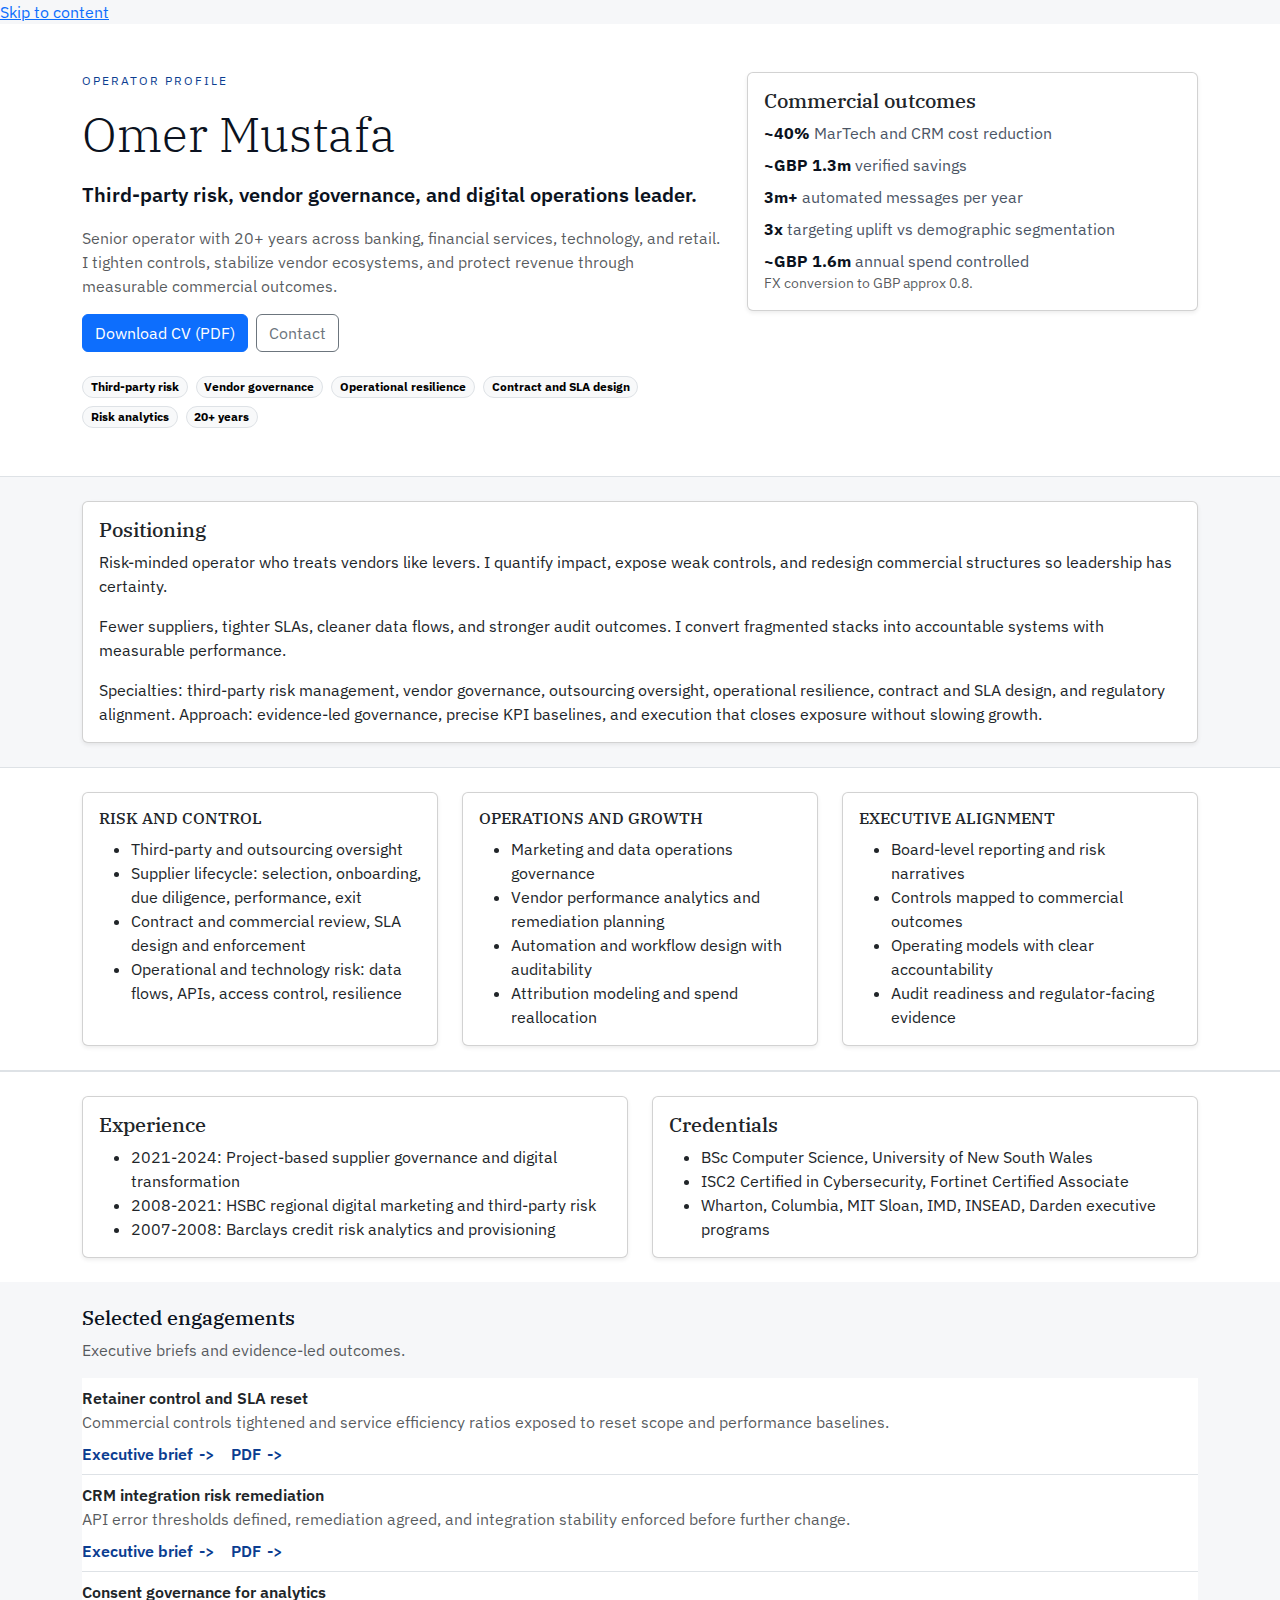
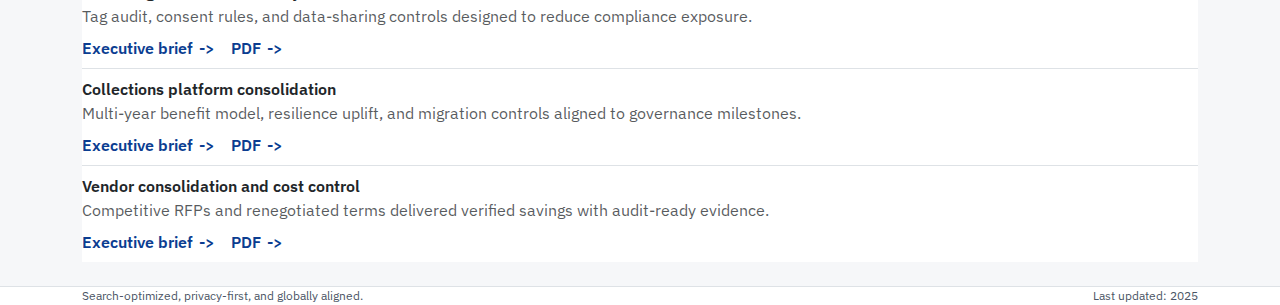
<file: index.html>
<!doctype html>
<html lang="en">
<head>
  <meta charset="utf-8">
  <meta name="viewport" content="width=device-width, initial-scale=1">
  <title>Omer Mustafa | Risk, Vendor Governance, Digital Operations</title>
  <meta name="description" content="Omer Mustafa is a senior third-party risk and vendor governance leader with 20+ years across banking, financial services, technology, and retail. He tightens controls, stabilizes vendor stacks, and protects revenue.">
  <meta name="keywords" content="third-party risk management, vendor governance, outsourcing oversight, operational resilience, DORA, FCA, PRA, GDPR, DPA, PECR, MAS, APRA, CBUAE, UK, EU, Australia, Singapore, UAE, risk analytics, vendor performance, MarTech operations">
  <meta name="robots" content="index,follow">
  <meta name="referrer" content="no-referrer">
  <meta name="theme-color" content="#0b3d91">
  <link rel="canonical" href="https://momu451.github.io/omermustafa-site/">
  <meta property="og:title" content="Omer Mustafa | Risk, Vendor Governance, Digital Operations">
  <meta property="og:description" content="Senior operator focused on vendor governance, operational resilience, and measurable commercial outcomes.">
  <meta property="og:type" content="website">
  <meta property="og:url" content="https://momu451.github.io/omermustafa-site/">
  <meta property="og:image" content="assets/og.svg">
  <meta name="twitter:card" content="summary_large_image">
  <link rel="icon" type="image/svg+xml" href="assets/favicon.svg">
  <link href="https://cdn.jsdelivr.net/npm/bootstrap@5.3.3/dist/css/bootstrap.min.css" rel="stylesheet">
  <link rel="stylesheet" href="assets/styles.css">
  <script type="application/ld+json">
  {
    "@context": "https://schema.org",
    "@type": "Person",
    "name": "Omer Mustafa",
    "jobTitle": "Third-party risk, vendor governance, and digital operations specialist",
    "description": "Risk-minded operator with 20+ years across banking, financial services, technology, and retail. I tighten controls, stabilize vendor stacks, and protect revenue.",
    "knowsAbout": [
      "Third-party risk management",
      "Vendor governance",
      "Outsourcing oversight",
      "Contract and SLA design",
      "Operational and technology risk",
      "Regulatory risk awareness",
      "Marketing operations",
      "API and integration risk",
      "Risk analytics and MI"
    ],
    "areaServed": [
      "United Kingdom",
      "European Union",
      "Australia",
      "Singapore",
      "United Arab Emirates"
    ],
    "alumniOf": [
      {
        "@type": "CollegeOrUniversity",
        "name": "University of New South Wales"
      }
    ]
  }
  </script>
</head>
<body>
  <a class="skip-link" href="#content">Skip to content</a>
  <header class="hero border-bottom bg-white">
    <div class="container py-5">
      <div class="row g-4 align-items-start">
        <div class="col-lg-7">
          <p class="eyebrow text-uppercase">Operator profile</p>
          <h1 class="display-5 mb-3">Omer Mustafa</h1>
          <p class="lead fw-semibold">Third-party risk, vendor governance, and digital operations leader.</p>
          <p class="text-muted">Senior operator with 20+ years across banking, financial services, technology, and retail. I tighten controls, stabilize vendor ecosystems, and protect revenue through measurable commercial outcomes.</p>
          <div class="d-flex flex-wrap gap-2 mt-3">
            <a class="btn btn-primary" href="assets/omer-mustafa-irm-cv.pdf" download>Download CV (PDF)</a>
            <a class="btn btn-outline-secondary" href="#contact">Contact</a>
          </div>
          <div class="d-flex flex-wrap gap-2 mt-4">
            <span class="badge rounded-pill text-bg-light border">Third-party risk</span>
            <span class="badge rounded-pill text-bg-light border">Vendor governance</span>
            <span class="badge rounded-pill text-bg-light border">Operational resilience</span>
            <span class="badge rounded-pill text-bg-light border">Contract and SLA design</span>
            <span class="badge rounded-pill text-bg-light border">Risk analytics</span>
            <span class="badge rounded-pill text-bg-light border">20+ years</span>
          </div>
        </div>
        <div class="col-lg-5">
          <div class="card shadow-sm">
            <div class="card-body">
              <h2 class="h5">Commercial outcomes</h2>
              <ul class="kpi-list">
                <li><strong>~40%</strong> MarTech and CRM cost reduction</li>
                <li><strong>~GBP 1.3m</strong> verified savings</li>
                <li><strong>3m+</strong> automated messages per year</li>
                <li><strong>3x</strong> targeting uplift vs demographic segmentation</li>
                <li><strong>~GBP 1.6m</strong> annual spend controlled</li>
              </ul>
              <p class="small text-muted mb-0">FX conversion to GBP approx 0.8.</p>
            </div>
          </div>
        </div>
      </div>
    </div>
  </header>

  <main id="content">
    <section class="py-4">
      <div class="container">
        <div class="card shadow-sm">
          <div class="card-body">
            <h2 class="h5">Positioning</h2>
            <p>Risk-minded operator who treats vendors like levers. I quantify impact, expose weak controls, and redesign commercial structures so leadership has certainty.</p>
            <p>Fewer suppliers, tighter SLAs, cleaner data flows, and stronger audit outcomes. I convert fragmented stacks into accountable systems with measurable performance.</p>
            <p class="mb-0">Specialties: third-party risk management, vendor governance, outsourcing oversight, operational resilience, contract and SLA design, and regulatory alignment. Approach: evidence-led governance, precise KPI baselines, and execution that closes exposure without slowing growth.</p>
          </div>
        </div>
      </div>
    </section>

    <section class="py-4 bg-white border-top border-bottom">
      <div class="container">
        <div class="row g-4">
          <div class="col-md-4">
            <div class="card shadow-sm h-100">
              <div class="card-body">
                <h2 class="h6 text-uppercase">Risk and control</h2>
                <ul class="mb-0">
                  <li>Third-party and outsourcing oversight</li>
                  <li>Supplier lifecycle: selection, onboarding, due diligence, performance, exit</li>
                  <li>Contract and commercial review, SLA design and enforcement</li>
                  <li>Operational and technology risk: data flows, APIs, access control, resilience</li>
                </ul>
              </div>
            </div>
          </div>
          <div class="col-md-4">
            <div class="card shadow-sm h-100">
              <div class="card-body">
                <h2 class="h6 text-uppercase">Operations and growth</h2>
                <ul class="mb-0">
                  <li>Marketing and data operations governance</li>
                  <li>Vendor performance analytics and remediation planning</li>
                  <li>Automation and workflow design with auditability</li>
                  <li>Attribution modeling and spend reallocation</li>
                </ul>
              </div>
            </div>
          </div>
          <div class="col-md-4">
            <div class="card shadow-sm h-100">
              <div class="card-body">
                <h2 class="h6 text-uppercase">Executive alignment</h2>
                <ul class="mb-0">
                  <li>Board-level reporting and risk narratives</li>
                  <li>Controls mapped to commercial outcomes</li>
                  <li>Operating models with clear accountability</li>
                  <li>Audit readiness and regulator-facing evidence</li>
                </ul>
              </div>
            </div>
          </div>
        </div>
      </div>
    </section>

    <section class="py-4 bg-white border-top">
      <div class="container">
        <div class="row g-4">
          <div class="col-md-6">
            <div class="card shadow-sm h-100">
              <div class="card-body">
                <h2 class="h5">Experience</h2>
                <ul class="mb-0">
                  <li>2021-2024: Project-based supplier governance and digital transformation</li>
                  <li>2008-2021: HSBC regional digital marketing and third-party risk</li>
                  <li>2007-2008: Barclays credit risk analytics and provisioning</li>
                </ul>
              </div>
            </div>
          </div>
          <div class="col-md-6">
            <div class="card shadow-sm h-100">
              <div class="card-body">
                <h2 class="h5">Credentials</h2>
                <ul class="mb-0">
                  <li>BSc Computer Science, University of New South Wales</li>
                  <li>ISC2 Certified in Cybersecurity, Fortinet Certified Associate</li>
                  <li>Wharton, Columbia, MIT Sloan, IMD, INSEAD, Darden executive programs</li>
                </ul>
              </div>
            </div>
          </div>
        </div>
      </div>
    </section>

    <section class="py-4">
      <div class="container">
        <div class="mb-3">
          <h2 class="h5">Selected engagements</h2>
          <p class="text-muted mb-0">Executive briefs and evidence-led outcomes.</p>
        </div>
        <div class="list-group list-group-flush">
          <div class="list-group-item px-0">
            <div class="fw-semibold">Retainer control and SLA reset</div>
            <p class="text-muted mb-2">Commercial controls tightened and service efficiency ratios exposed to reset scope and performance baselines.</p>
            <div class="d-flex flex-wrap gap-3">
              <a class="text-link" href="case-studies/retainer-control-sla-reset.html">Executive brief</a>
              <a class="text-link" href="case-studies/pdfs/retainer-control-sla-reset.pdf" download>PDF</a>
            </div>
          </div>
          <div class="list-group-item px-0">
            <div class="fw-semibold">CRM integration risk remediation</div>
            <p class="text-muted mb-2">API error thresholds defined, remediation agreed, and integration stability enforced before further change.</p>
            <div class="d-flex flex-wrap gap-3">
              <a class="text-link" href="case-studies/crm-integration-risk-remediation.html">Executive brief</a>
              <a class="text-link" href="case-studies/pdfs/crm-integration-risk-remediation.pdf" download>PDF</a>
            </div>
          </div>
          <div class="list-group-item px-0">
            <div class="fw-semibold">Consent governance for analytics</div>
            <p class="text-muted mb-2">Tag audit, consent rules, and data-sharing controls designed to reduce compliance exposure.</p>
            <div class="d-flex flex-wrap gap-3">
              <a class="text-link" href="case-studies/consent-governance-analytics.html">Executive brief</a>
              <a class="text-link" href="case-studies/pdfs/consent-governance-analytics.pdf" download>PDF</a>
            </div>
          </div>
          <div class="list-group-item px-0">
            <div class="fw-semibold">Collections platform consolidation</div>
            <p class="text-muted mb-2">Multi-year benefit model, resilience uplift, and migration controls aligned to governance milestones.</p>
            <div class="d-flex flex-wrap gap-3">
              <a class="text-link" href="case-studies/collections-platform-consolidation.html">Executive brief</a>
              <a class="text-link" href="case-studies/pdfs/collections-platform-consolidation.pdf" download>PDF</a>
            </div>
          </div>
          <div class="list-group-item px-0">
            <div class="fw-semibold">Vendor consolidation and cost control</div>
            <p class="text-muted mb-2">Competitive RFPs and renegotiated terms delivered verified savings with audit-ready evidence.</p>
            <div class="d-flex flex-wrap gap-3">
              <a class="text-link" href="case-studies/vendor-consolidation-cost-control.html">Executive brief</a>
              <a class="text-link" href="case-studies/pdfs/vendor-consolidation-cost-control.pdf" download>PDF</a>
            </div>
          </div>
        </div>
      </div>
    </section>

  </main>


  <footer class="footer border-top bg-white">
    <div class="container footer-inner">
      <span>Search-optimized, privacy-first, and globally aligned.</span>
      <span>Last updated: 2025</span>
    </div>
  </footer>

</body>
</html>
</file>
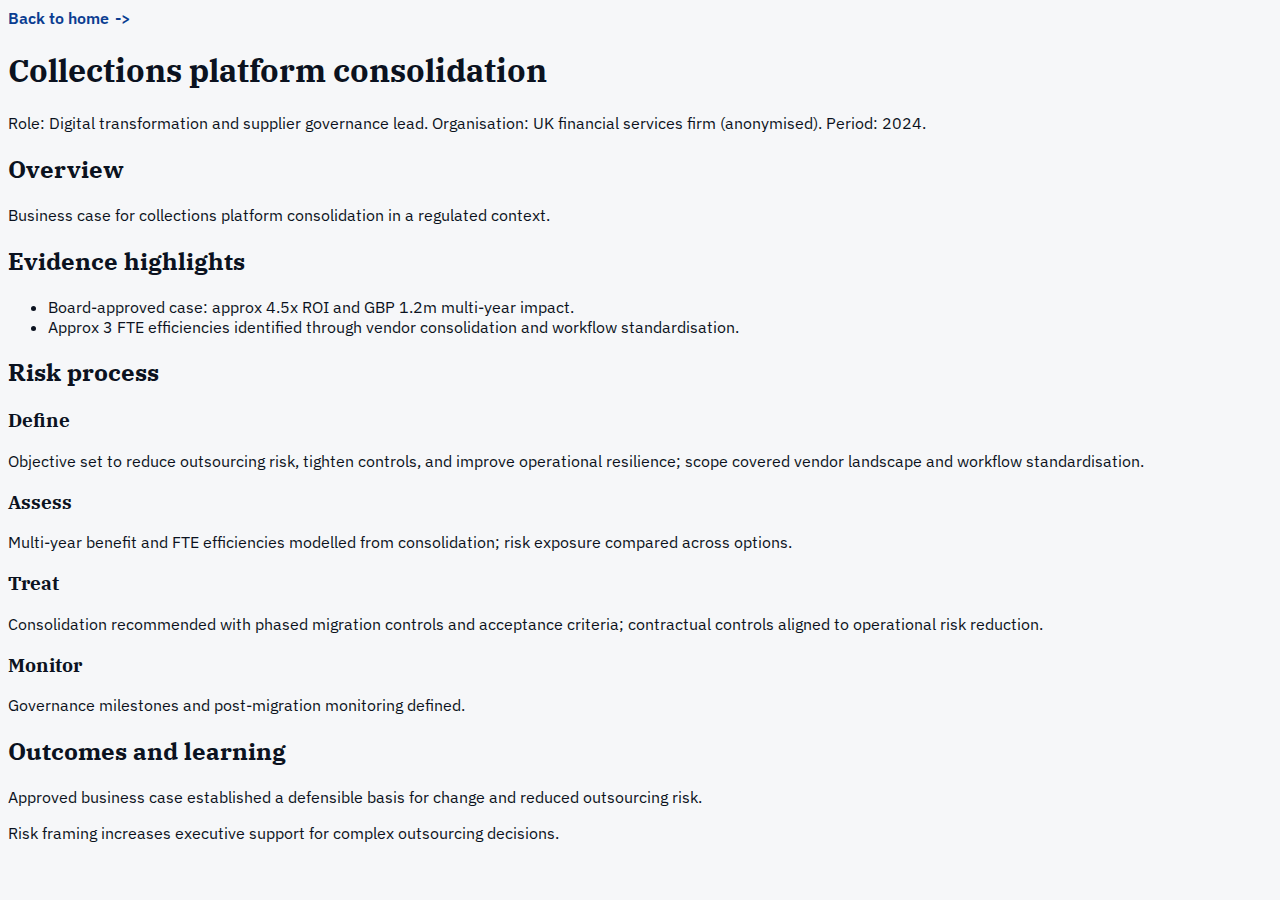
<file: case-studies/collections-platform-consolidation.html>
<!doctype html>
<html lang="en">
<head>
  <meta charset="utf-8">
  <meta name="viewport" content="width=device-width, initial-scale=1">
  <title>Collections Platform Consolidation | Omer Mustafa</title>
  <meta name="description" content="Case study: collections platform consolidation business case focused on outsourcing risk and resilience.">
  <link rel="canonical" href="https://momu451.github.io/omermustafa-site/case-studies/collections-platform-consolidation.html">
  <link rel="stylesheet" href="../assets/styles.css">
</head>
<body>
  <main class="shell">
    <a class="text-link" href="../index.html">Back to home</a>
    <h1>Collections platform consolidation</h1>
    <p class="subhead">Role: Digital transformation and supplier governance lead. Organisation: UK financial services firm (anonymised). Period: 2024.</p>

    <section class="section">
      <h2>Overview</h2>
      <p>Business case for collections platform consolidation in a regulated context.</p>
    </section>

    <section class="section">
      <h2>Evidence highlights</h2>
      <ul>
        <li>Board-approved case: approx 4.5x ROI and GBP 1.2m multi-year impact.</li>
        <li>Approx 3 FTE efficiencies identified through vendor consolidation and workflow standardisation.</li>
      </ul>
    </section>

    <section class="section">
      <h2>Risk process</h2>
      <h3>Define</h3>
      <p>Objective set to reduce outsourcing risk, tighten controls, and improve operational resilience; scope covered vendor landscape and workflow standardisation.</p>
      <h3>Assess</h3>
      <p>Multi-year benefit and FTE efficiencies modelled from consolidation; risk exposure compared across options.</p>
      <h3>Treat</h3>
      <p>Consolidation recommended with phased migration controls and acceptance criteria; contractual controls aligned to operational risk reduction.</p>
      <h3>Monitor</h3>
      <p>Governance milestones and post-migration monitoring defined.</p>
    </section>

    <section class="section">
      <h2>Outcomes and learning</h2>
      <p>Approved business case established a defensible basis for change and reduced outsourcing risk.</p>
      <p>Risk framing increases executive support for complex outsourcing decisions.</p>
    </section>
  </main>
</body>
</html>
</file>
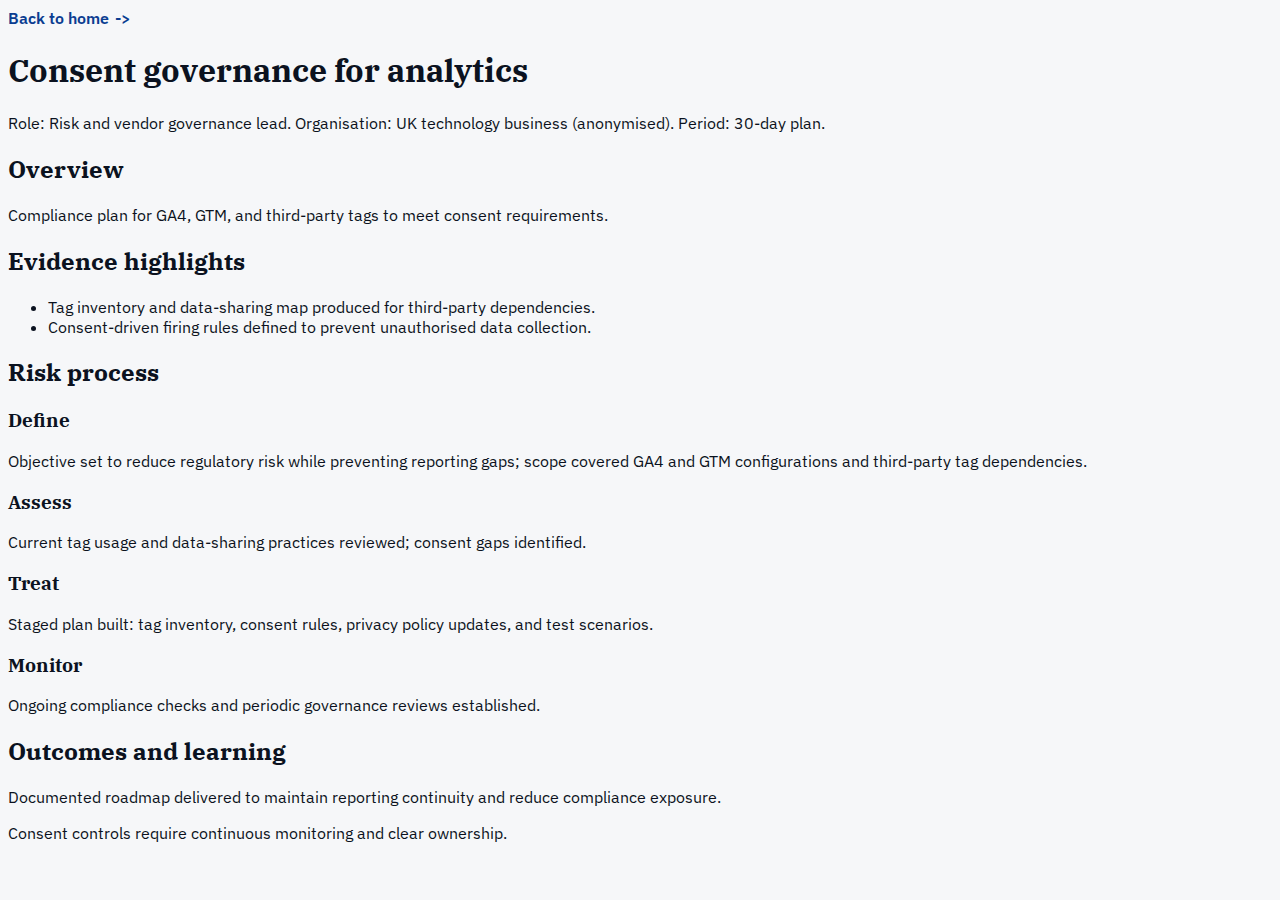
<file: case-studies/consent-governance-analytics.html>
<!doctype html>
<html lang="en">
<head>
  <meta charset="utf-8">
  <meta name="viewport" content="width=device-width, initial-scale=1">
  <title>Consent Governance for Analytics | Omer Mustafa</title>
  <meta name="description" content="Case study: consent governance for analytics. Tag inventory, consent rules, and data-sharing controls.">
  <link rel="canonical" href="https://momu451.github.io/omermustafa-site/case-studies/consent-governance-analytics.html">
  <link rel="stylesheet" href="../assets/styles.css">
</head>
<body>
  <main class="shell">
    <a class="text-link" href="../index.html">Back to home</a>
    <h1>Consent governance for analytics</h1>
    <p class="subhead">Role: Risk and vendor governance lead. Organisation: UK technology business (anonymised). Period: 30-day plan.</p>

    <section class="section">
      <h2>Overview</h2>
      <p>Compliance plan for GA4, GTM, and third-party tags to meet consent requirements.</p>
    </section>

    <section class="section">
      <h2>Evidence highlights</h2>
      <ul>
        <li>Tag inventory and data-sharing map produced for third-party dependencies.</li>
        <li>Consent-driven firing rules defined to prevent unauthorised data collection.</li>
      </ul>
    </section>

    <section class="section">
      <h2>Risk process</h2>
      <h3>Define</h3>
      <p>Objective set to reduce regulatory risk while preventing reporting gaps; scope covered GA4 and GTM configurations and third-party tag dependencies.</p>
      <h3>Assess</h3>
      <p>Current tag usage and data-sharing practices reviewed; consent gaps identified.</p>
      <h3>Treat</h3>
      <p>Staged plan built: tag inventory, consent rules, privacy policy updates, and test scenarios.</p>
      <h3>Monitor</h3>
      <p>Ongoing compliance checks and periodic governance reviews established.</p>
    </section>

    <section class="section">
      <h2>Outcomes and learning</h2>
      <p>Documented roadmap delivered to maintain reporting continuity and reduce compliance exposure.</p>
      <p>Consent controls require continuous monitoring and clear ownership.</p>
    </section>
  </main>
</body>
</html>
</file>
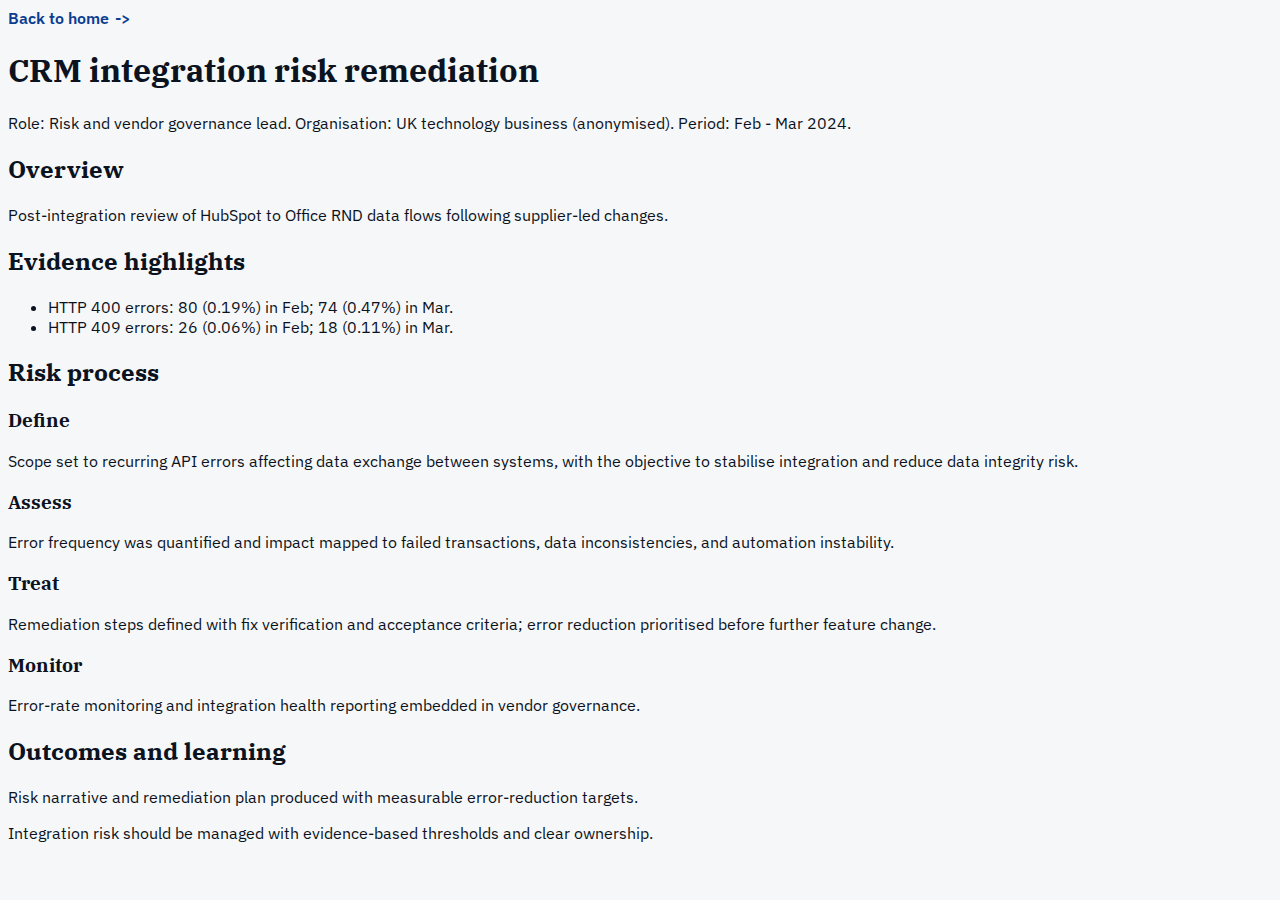
<file: case-studies/crm-integration-risk-remediation.html>
<!doctype html>
<html lang="en">
<head>
  <meta charset="utf-8">
  <meta name="viewport" content="width=device-width, initial-scale=1">
  <title>CRM Integration Risk Remediation | Omer Mustafa</title>
  <meta name="description" content="Case study: CRM integration risk remediation. Evidence-led stabilization of data flows and error thresholds.">
  <link rel="canonical" href="https://momu451.github.io/omermustafa-site/case-studies/crm-integration-risk-remediation.html">
  <link rel="stylesheet" href="../assets/styles.css">
</head>
<body>
  <main class="shell">
    <a class="text-link" href="../index.html">Back to home</a>
    <h1>CRM integration risk remediation</h1>
    <p class="subhead">Role: Risk and vendor governance lead. Organisation: UK technology business (anonymised). Period: Feb - Mar 2024.</p>

    <section class="section">
      <h2>Overview</h2>
      <p>Post-integration review of HubSpot to Office RND data flows following supplier-led changes.</p>
    </section>

    <section class="section">
      <h2>Evidence highlights</h2>
      <ul>
        <li>HTTP 400 errors: 80 (0.19%) in Feb; 74 (0.47%) in Mar.</li>
        <li>HTTP 409 errors: 26 (0.06%) in Feb; 18 (0.11%) in Mar.</li>
      </ul>
    </section>

    <section class="section">
      <h2>Risk process</h2>
      <h3>Define</h3>
      <p>Scope set to recurring API errors affecting data exchange between systems, with the objective to stabilise integration and reduce data integrity risk.</p>
      <h3>Assess</h3>
      <p>Error frequency was quantified and impact mapped to failed transactions, data inconsistencies, and automation instability.</p>
      <h3>Treat</h3>
      <p>Remediation steps defined with fix verification and acceptance criteria; error reduction prioritised before further feature change.</p>
      <h3>Monitor</h3>
      <p>Error-rate monitoring and integration health reporting embedded in vendor governance.</p>
    </section>

    <section class="section">
      <h2>Outcomes and learning</h2>
      <p>Risk narrative and remediation plan produced with measurable error-reduction targets.</p>
      <p>Integration risk should be managed with evidence-based thresholds and clear ownership.</p>
    </section>
  </main>
</body>
</html>
</file>
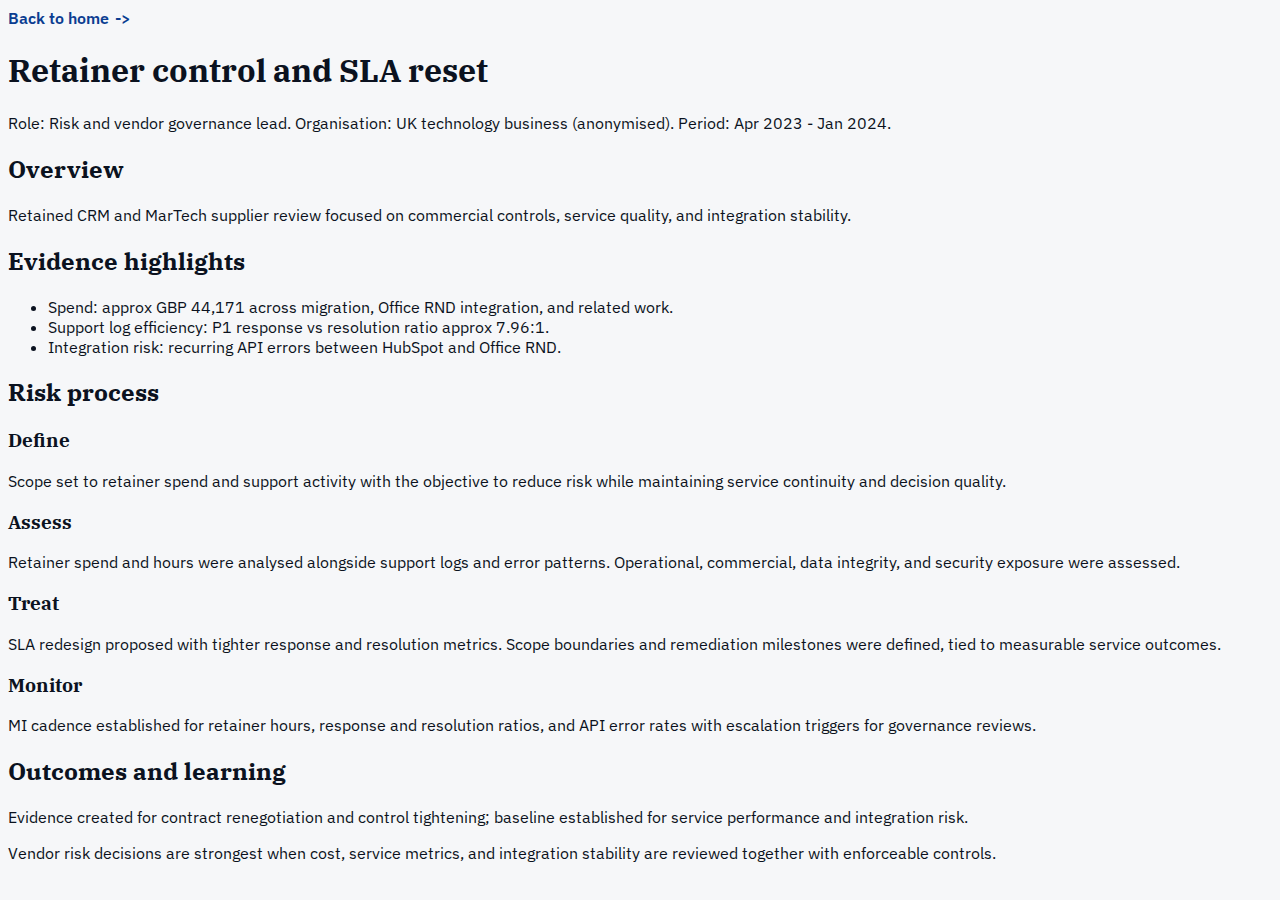
<file: case-studies/retainer-control-sla-reset.html>
<!doctype html>
<html lang="en">
<head>
  <meta charset="utf-8">
  <meta name="viewport" content="width=device-width, initial-scale=1">
  <title>Retainer Control and SLA Reset | Omer Mustafa</title>
  <meta name="description" content="Case study: Retainer control and SLA reset. Evidence-led vendor governance with commercial controls and integration stability.">
  <link rel="canonical" href="https://momu451.github.io/omermustafa-site/case-studies/retainer-control-sla-reset.html">
  <link rel="stylesheet" href="../assets/styles.css">
</head>
<body>
  <main class="shell">
    <a class="text-link" href="../index.html">Back to home</a>
    <h1>Retainer control and SLA reset</h1>
    <p class="subhead">Role: Risk and vendor governance lead. Organisation: UK technology business (anonymised). Period: Apr 2023 - Jan 2024.</p>

    <section class="section">
      <h2>Overview</h2>
      <p>Retained CRM and MarTech supplier review focused on commercial controls, service quality, and integration stability.</p>
    </section>

    <section class="section">
      <h2>Evidence highlights</h2>
      <ul>
        <li>Spend: approx GBP 44,171 across migration, Office RND integration, and related work.</li>
        <li>Support log efficiency: P1 response vs resolution ratio approx 7.96:1.</li>
        <li>Integration risk: recurring API errors between HubSpot and Office RND.</li>
      </ul>
    </section>

    <section class="section">
      <h2>Risk process</h2>
      <h3>Define</h3>
      <p>Scope set to retainer spend and support activity with the objective to reduce risk while maintaining service continuity and decision quality.</p>
      <h3>Assess</h3>
      <p>Retainer spend and hours were analysed alongside support logs and error patterns. Operational, commercial, data integrity, and security exposure were assessed.</p>
      <h3>Treat</h3>
      <p>SLA redesign proposed with tighter response and resolution metrics. Scope boundaries and remediation milestones were defined, tied to measurable service outcomes.</p>
      <h3>Monitor</h3>
      <p>MI cadence established for retainer hours, response and resolution ratios, and API error rates with escalation triggers for governance reviews.</p>
    </section>

    <section class="section">
      <h2>Outcomes and learning</h2>
      <p>Evidence created for contract renegotiation and control tightening; baseline established for service performance and integration risk.</p>
      <p>Vendor risk decisions are strongest when cost, service metrics, and integration stability are reviewed together with enforceable controls.</p>
    </section>
  </main>
</body>
</html>
</file>
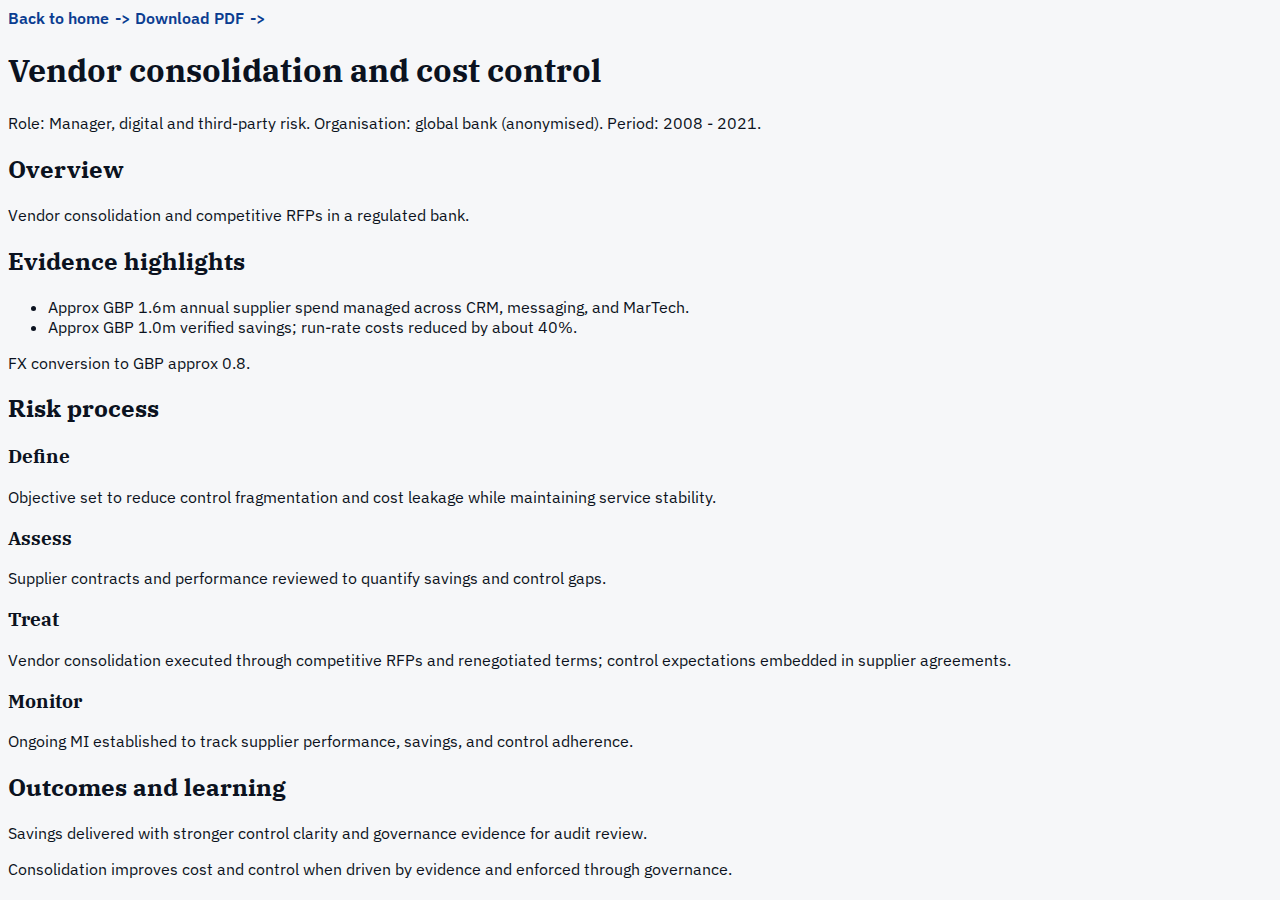
<file: case-studies/vendor-consolidation-cost-control.html>
<!doctype html>
<html lang="en">
<head>
  <meta charset="utf-8">
  <meta name="viewport" content="width=device-width, initial-scale=1">
  <title>Vendor Consolidation and Cost Control | Omer Mustafa</title>
  <meta name="description" content="Case study: vendor consolidation and cost control in regulated banking. Evidence-led savings and governance.">
  <link rel="canonical" href="https://momu451.github.io/omermustafa-site/case-studies/vendor-consolidation-cost-control.html">
  <link rel="stylesheet" href="../assets/styles.css">
</head>
<body>
  <main class="shell">
    <a class="text-link" href="../index.html">Back to home</a>
    <a class="text-link" href="pdfs/vendor-consolidation-cost-control.pdf" download>Download PDF</a>
    <h1>Vendor consolidation and cost control</h1>
    <p class="subhead">Role: Manager, digital and third-party risk. Organisation: global bank (anonymised). Period: 2008 - 2021.</p>

    <section class="section">
      <h2>Overview</h2>
      <p>Vendor consolidation and competitive RFPs in a regulated bank.</p>
    </section>

    <section class="section">
      <h2>Evidence highlights</h2>
      <ul>
        <li>Approx GBP 1.6m annual supplier spend managed across CRM, messaging, and MarTech.</li>
        <li>Approx GBP 1.0m verified savings; run-rate costs reduced by about 40%.</li>
      </ul>
      <p>FX conversion to GBP approx 0.8.</p>
    </section>

    <section class="section">
      <h2>Risk process</h2>
      <h3>Define</h3>
      <p>Objective set to reduce control fragmentation and cost leakage while maintaining service stability.</p>
      <h3>Assess</h3>
      <p>Supplier contracts and performance reviewed to quantify savings and control gaps.</p>
      <h3>Treat</h3>
      <p>Vendor consolidation executed through competitive RFPs and renegotiated terms; control expectations embedded in supplier agreements.</p>
      <h3>Monitor</h3>
      <p>Ongoing MI established to track supplier performance, savings, and control adherence.</p>
    </section>

    <section class="section">
      <h2>Outcomes and learning</h2>
      <p>Savings delivered with stronger control clarity and governance evidence for audit review.</p>
      <p>Consolidation improves cost and control when driven by evidence and enforced through governance.</p>
    </section>
  </main>
</body>
</html>
</file>
<file: assets/styles.css>
@import url('https://fonts.googleapis.com/css2?family=IBM+Plex+Sans:wght@300;400;500;600;700&family=IBM+Plex+Serif:wght@400;500;600&display=swap');

:root {
  --accent: #0b3d91;
  --muted: #4b5565;
}

body {
  font-family: "IBM Plex Sans", "Segoe UI", "Verdana", sans-serif;
  color: #0b1220;
  background: #f6f7f9;
}

h1, h2, h3, .display-5 {
  font-family: "IBM Plex Serif", "Times New Roman", serif;
}

.eyebrow {
  letter-spacing: 2px;
  font-size: 12px;
  color: var(--accent);
}

.kpi-list {
  list-style: none;
  padding: 0;
  margin: 0;
  display: grid;
  gap: 8px;
  color: var(--muted);
}

.kpi-list strong {
  color: #0b1220;
}

.text-link {
  color: var(--accent);
  font-weight: 600;
  text-decoration: none;
  display: inline-flex;
  gap: 6px;
  align-items: center;
}

.text-link::after {
  content: "->";
}

.footer-inner {
  display: flex;
  flex-wrap: wrap;
  gap: 12px;
  justify-content: space-between;
  color: var(--muted);
  font-size: 12px;
}

@media (prefers-reduced-motion: reduce) {
  * {
    animation: none !important;
    transition: none !important;
    scroll-behavior: auto !important;
  }
}
</file>
